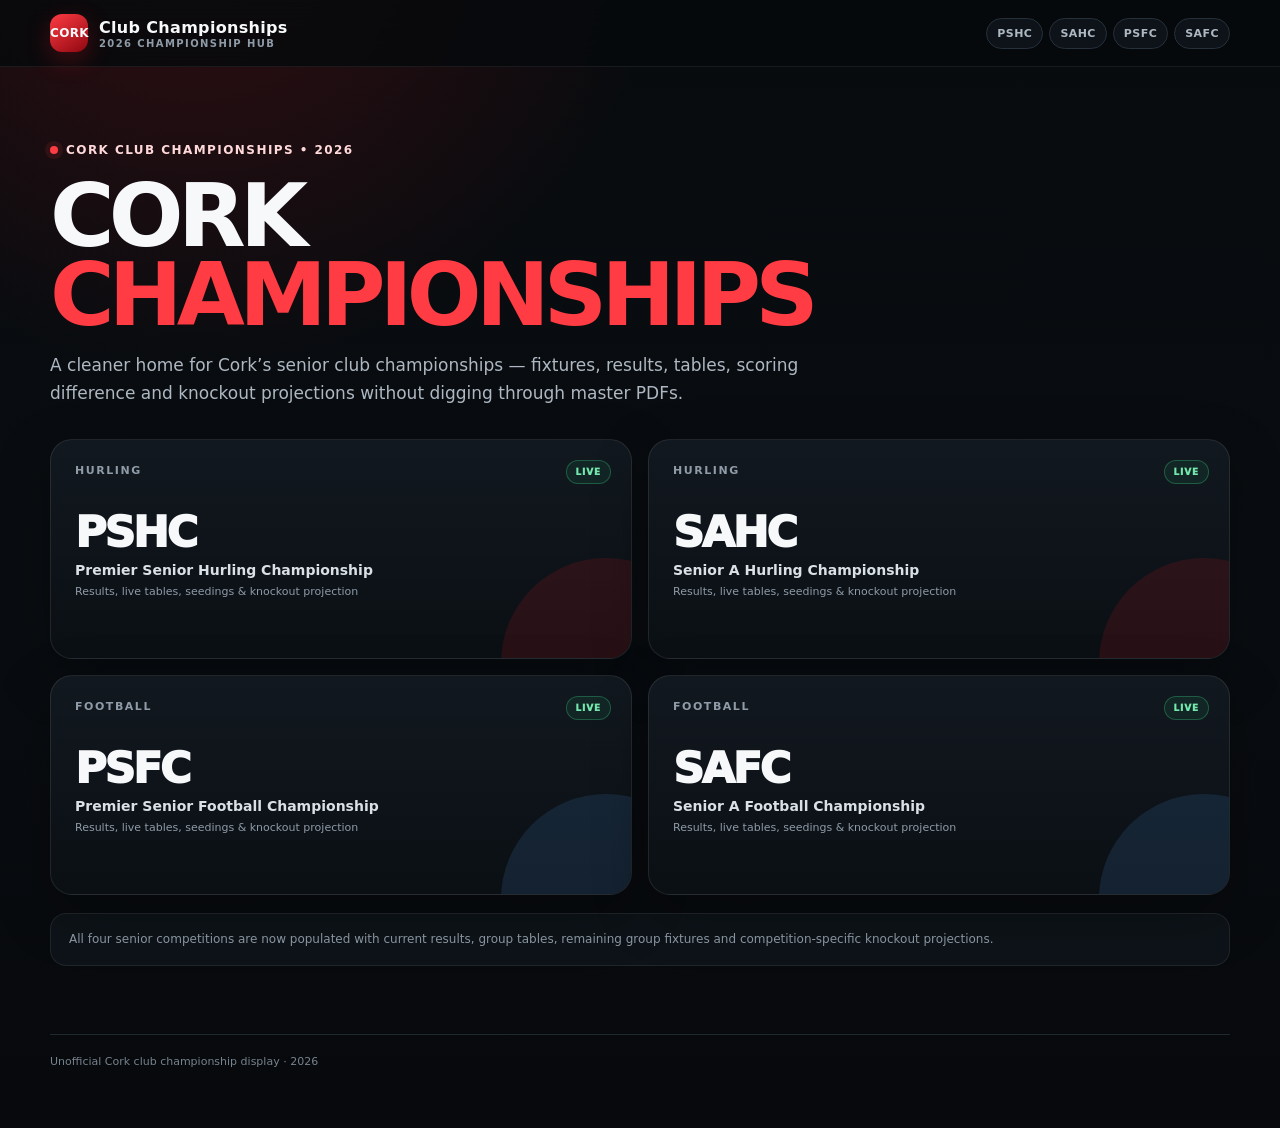
<file: index.html>
<!doctype html>
<html lang="en"><head><meta charset="utf-8"><meta name="viewport" content="width=device-width,initial-scale=1"><title>Cork Club Championships 2026</title><meta name="description" content="Unofficial clean fixture, result and standings hub for Cork club championships in 2026."><link rel="stylesheet" href="assets/css/site.css"></head>
<body><header class="topbar"><div class="wrap topbar-inner">
      <a href="index.html" class="brand" style="text-decoration:none"><div class="mark">CORK</div><div>Club Championships<small>2026 Championship Hub</small></div></a>
      <div class="topbar-actions"><div class="comp-switch"><a href="pshc.html" class="">PSHC</a><a href="sahc.html" class="">SAHC</a><a href="psfc.html" class="">PSFC</a><a href="safc.html" class="">SAFC</a></div></div>
    </div></header>
<main><div class="wrap portal-hero">
  <div class="eyebrow"><span class="dot"></span>Cork club championships • 2026</div>
  <h1>CORK<br><span style="color:var(--red2)">CHAMPIONSHIPS</span></h1>
  <p class="portal-intro">A cleaner home for Cork’s senior club championships — fixtures, results, tables, scoring difference and knockout projections without digging through master PDFs.</p>
  <div class="competition-grid">
    <a class="competition-card" href="pshc.html"><span class="status-badge live">Live</span><div class="kicker">Hurling</div><div class="competition-abbr">PSHC</div><div class="competition-name">Premier Senior Hurling Championship</div><div class="competition-meta">Results, live tables, seedings & knockout projection</div></a>
    <a class="competition-card" href="sahc.html"><span class="status-badge live">Live</span><div class="kicker">Hurling</div><div class="competition-abbr">SAHC</div><div class="competition-name">Senior A Hurling Championship</div><div class="competition-meta">Results, live tables, seedings & knockout projection</div></a>
    <a class="competition-card football" href="psfc.html"><span class="status-badge live">Live</span><div class="kicker">Football</div><div class="competition-abbr">PSFC</div><div class="competition-name">Premier Senior Football Championship</div><div class="competition-meta">Results, live tables, seedings & knockout projection</div></a>
    <a class="competition-card football" href="safc.html"><span class="status-badge live">Live</span><div class="kicker">Football</div><div class="competition-abbr">SAFC</div><div class="competition-name">Senior A Football Championship</div><div class="competition-meta">Results, live tables, seedings & knockout projection</div></a>
  </div>
  <div class="portal-note">All four senior competitions are now populated with current results, group tables, remaining group fixtures and competition-specific knockout projections.</div>
</div></main>
<footer class="site-footer"><div class="wrap footer-inner">Unofficial Cork club championship display · 2026</div></footer>
</body></html>
</file>
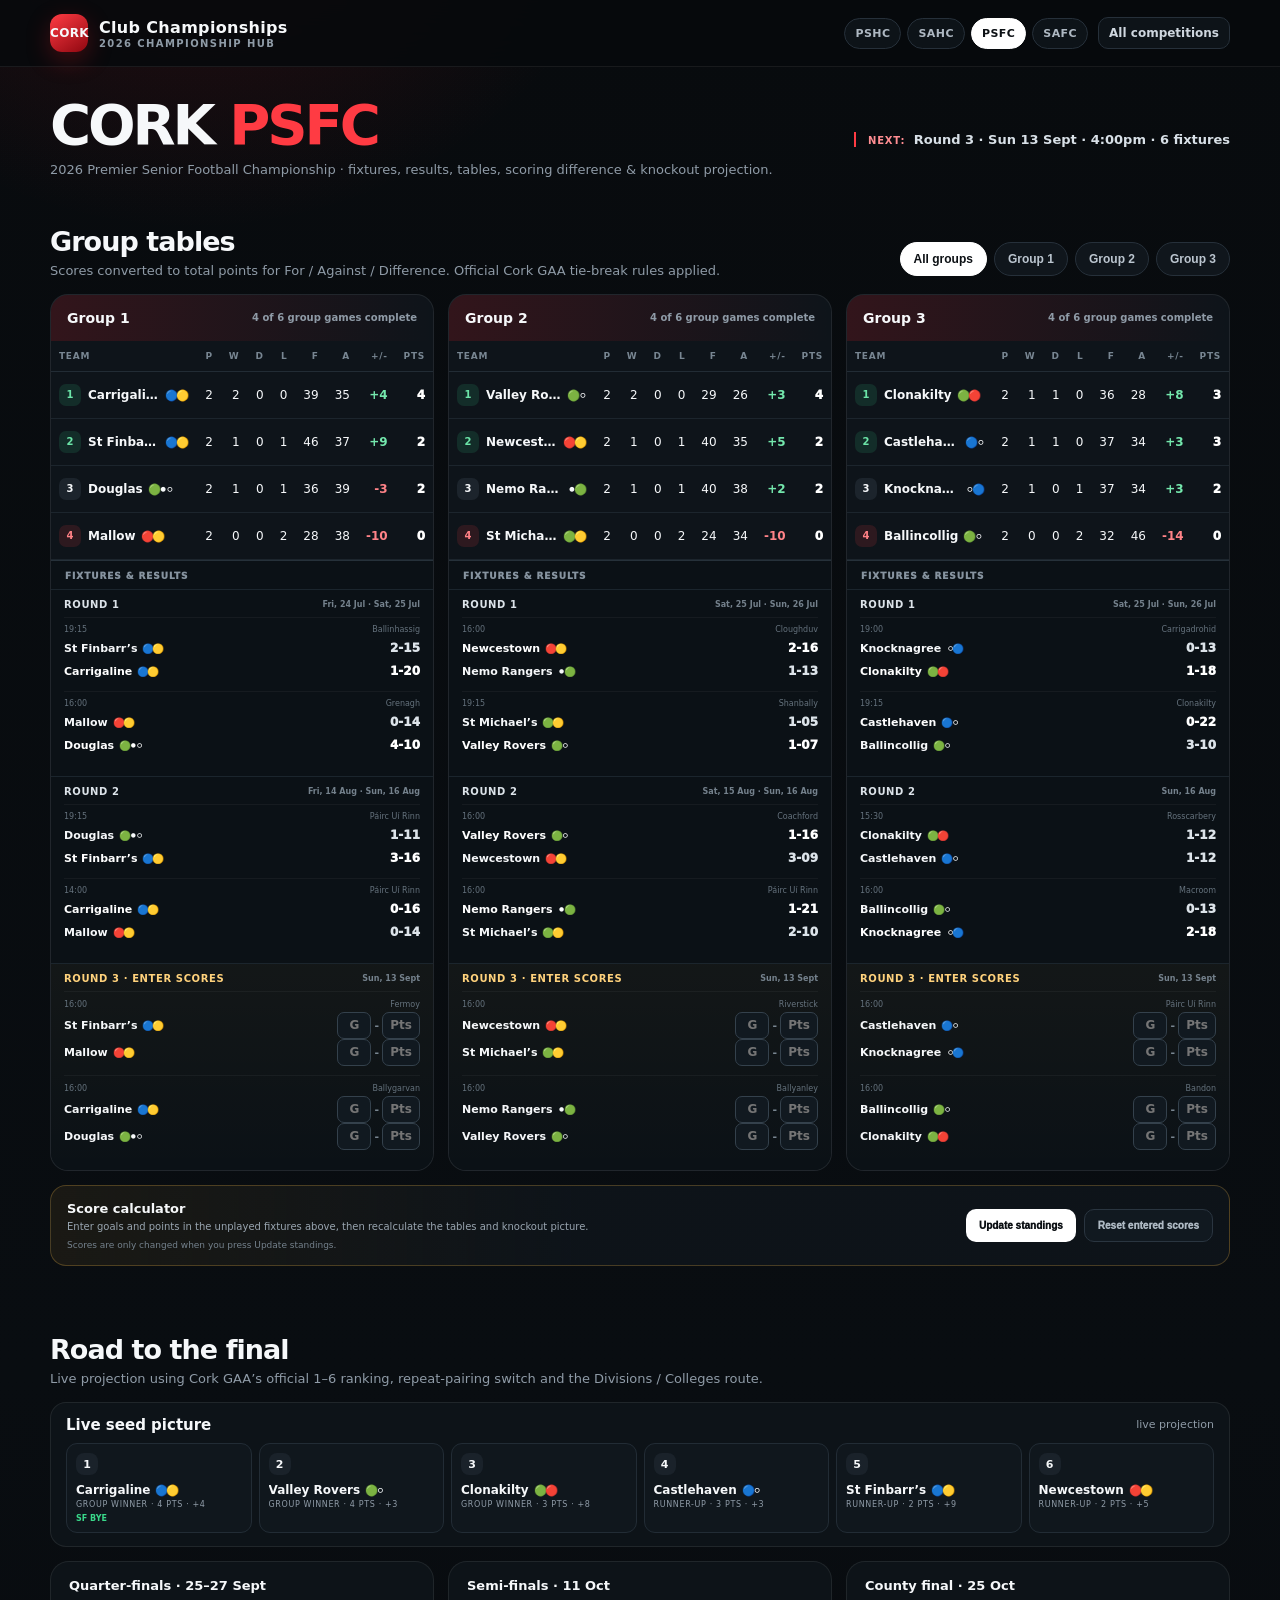
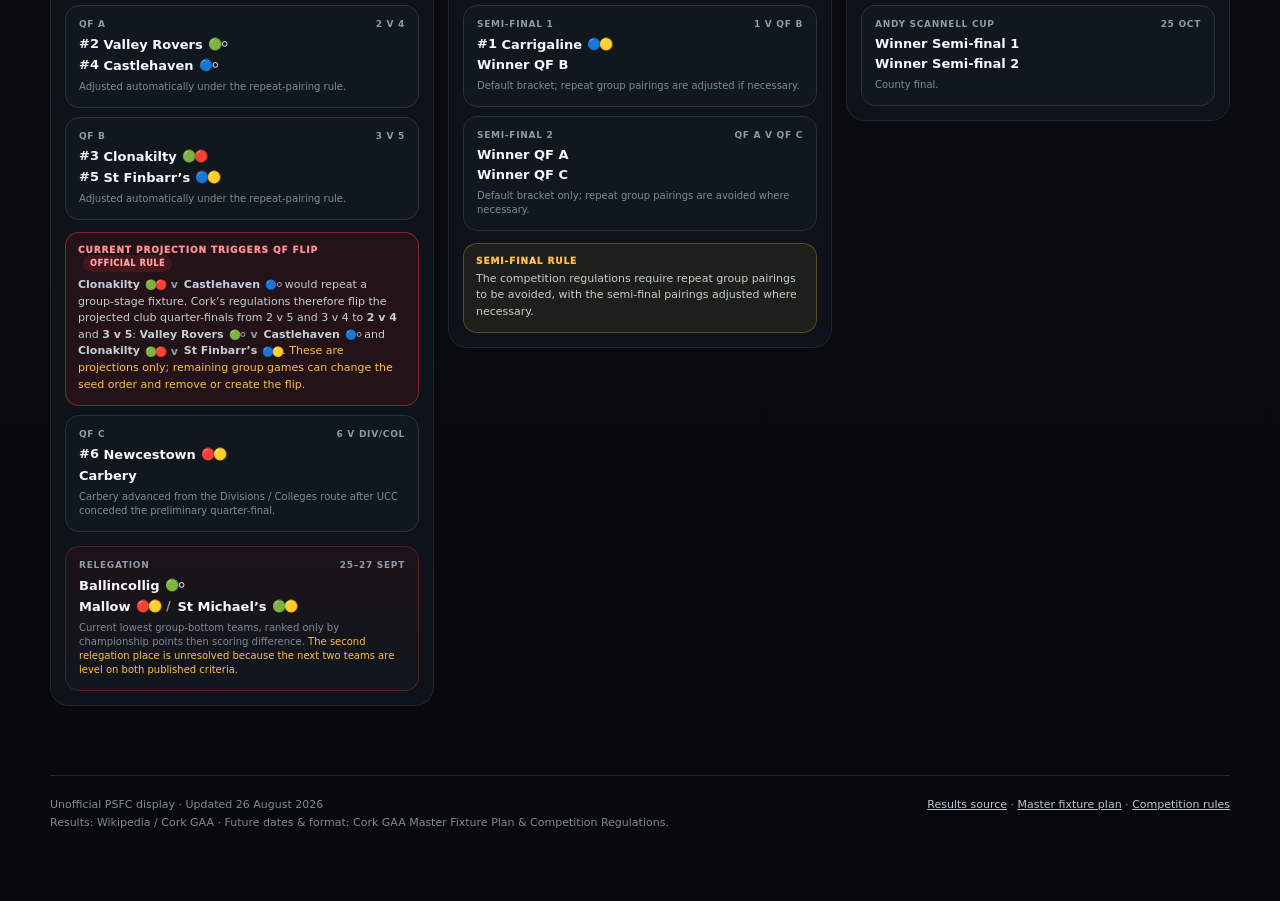
<file: psfc.html>
<!doctype html>
<html lang="en"><head><meta charset="utf-8"><meta name="viewport" content="width=device-width,initial-scale=1"><title>Cork PSFC 2026</title><meta name="description" content="Cork Premier Senior Football Championship 2026 fixtures, results, standings and knockout projections."><link rel="stylesheet" href="assets/css/site.css"><script defer src="data/psfc-2026.js"></script><script defer src="assets/js/team-colours.js"></script><script defer src="assets/js/championship.js"></script></head>
<body><header class="topbar"><div class="wrap topbar-inner">
<a href="index.html" class="brand" style="text-decoration:none"><div class="mark">CORK</div><div>Club Championships<small>2026 Championship Hub</small></div></a>
<div class="topbar-actions"><div class="comp-switch"><a href="pshc.html" class="">PSHC</a><a href="sahc.html" class="">SAHC</a><a href="psfc.html" class="active">PSFC</a><a href="safc.html" class="">SAFC</a></div><a class="home-link" href="index.html">All competitions</a></div>
</div></header>
<main>
<div class="wrap hero pshc-hero-compact">
<div class="pshc-title-line"><h1>CORK <span>PSFC</span></h1><div class="next-round-inline"><strong>Next:</strong> Round 3 · Sun 13 Sept · 4:00pm · 6 fixtures</div></div>
<p>2026 Premier Senior Football Championship · fixtures, results, tables, scoring difference & knockout projection.</p>
</div>
<section id="tables"><div class="wrap"><div class="section-head"><div><h2>Group tables</h2><p>Scores converted to total points for For / Against / Difference. Official Cork GAA tie-break rules applied.</p></div><div class="tabs" id="groupTabs"><button class="tab active" data-g="all">All groups</button><button class="tab" data-g="1">Group 1</button><button class="tab" data-g="2">Group 2</button><button class="tab" data-g="3">Group 3</button></div></div><div class="groups" id="groups"></div></div></section>
<section id="knockout"><div class="wrap"><div class="section-head"><div><h2>Road to the final</h2><p>Live projection using Cork GAA’s official 1–6 ranking, repeat-pairing switch and the Divisions / Colleges route.</p></div></div><div class="seed-strip-wrap"><div class="mini-title"><strong>Live seed picture</strong><span id="seedMeta">live projection</span></div><div class="seed-strip" id="seedList"></div></div><div class="knockout" id="knockoutGrid"></div></div></section>
</main>
<footer class="footer"><div class="wrap footer-inner"><div>Unofficial PSFC display · Updated 26 August 2026<br>Results: Wikipedia / Cork GAA · Future dates & format: Cork GAA Master Fixture Plan & Competition Regulations.</div><div><a href="https://en.wikipedia.org/wiki/2026_Cork_Premier_Senior_Football_Championship" target="_blank" rel="noreferrer">Results source</a> · <a href="https://gaacork.ie/masterfixtureplan/" target="_blank" rel="noreferrer">Master fixture plan</a> · <a href="https://gaacork.ie/competitions-document-2026/" target="_blank" rel="noreferrer">Competition rules</a></div></div></footer>
</body></html>
</file>
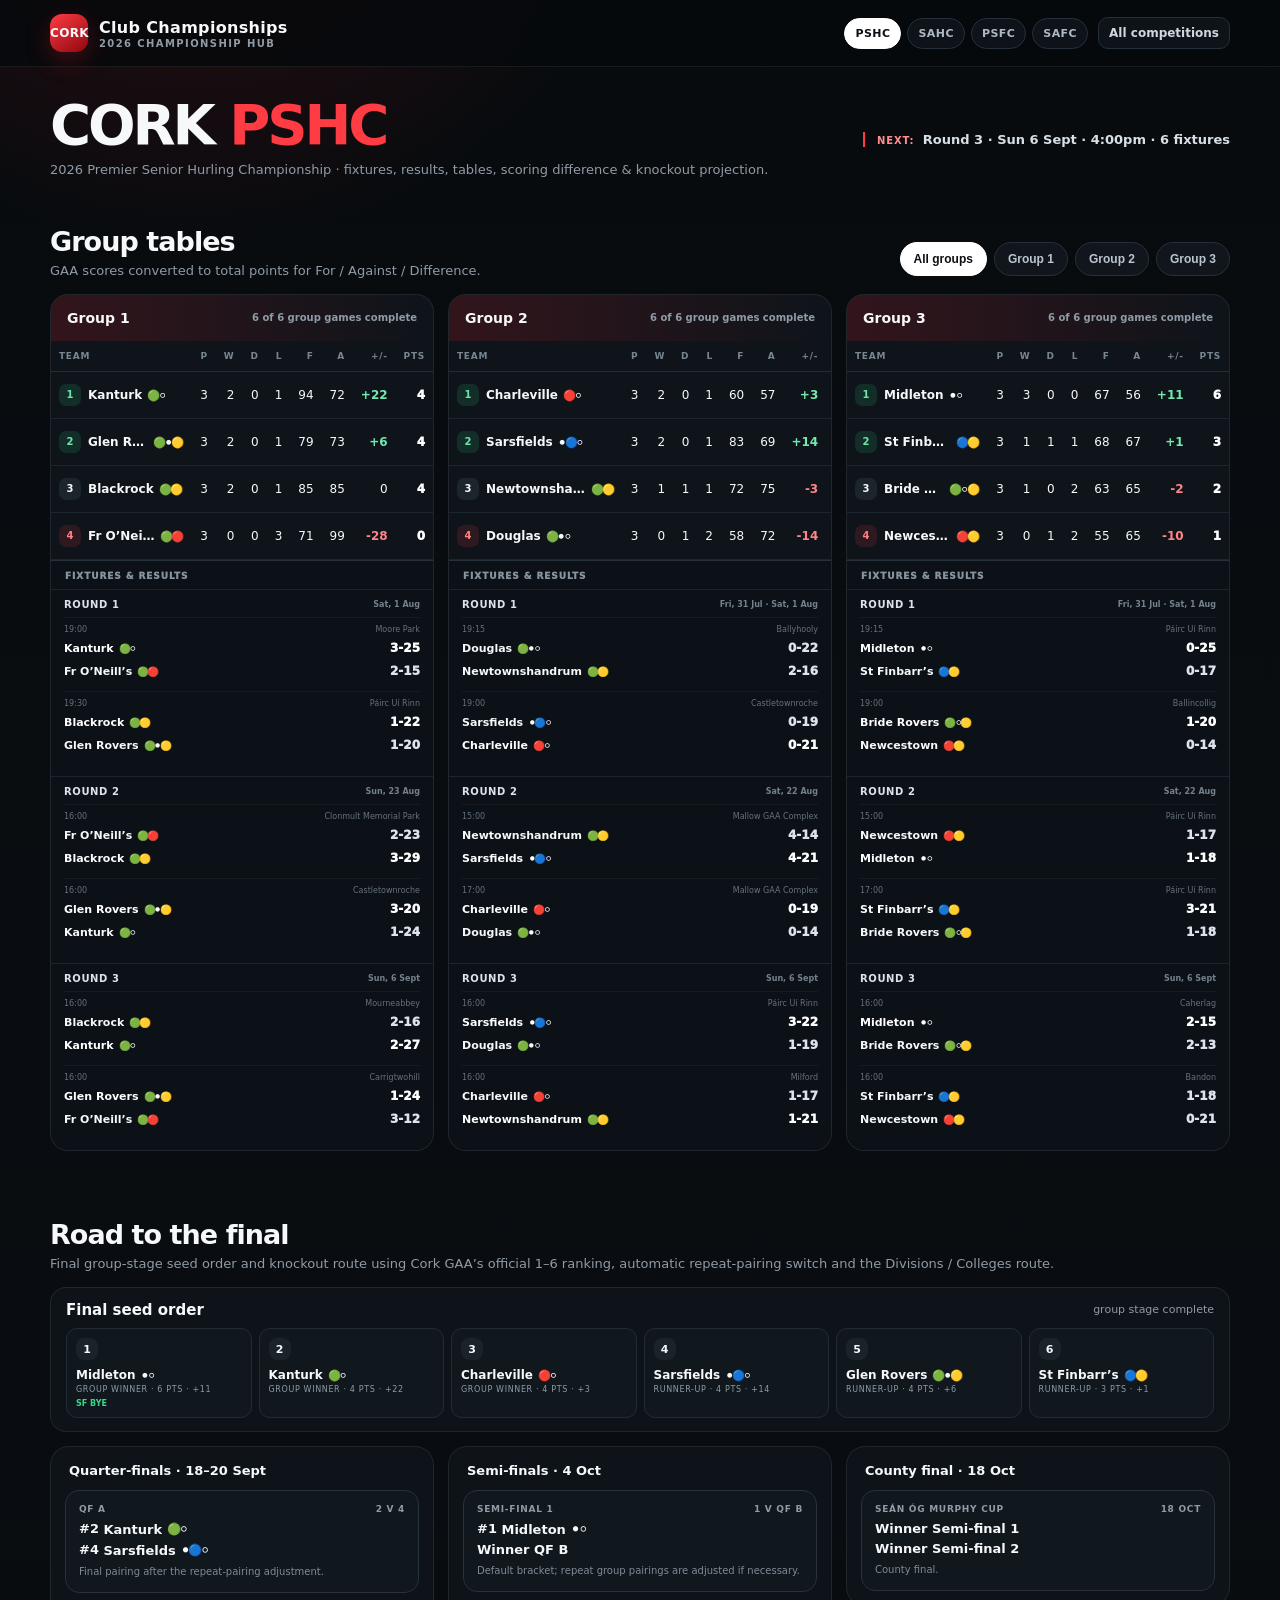
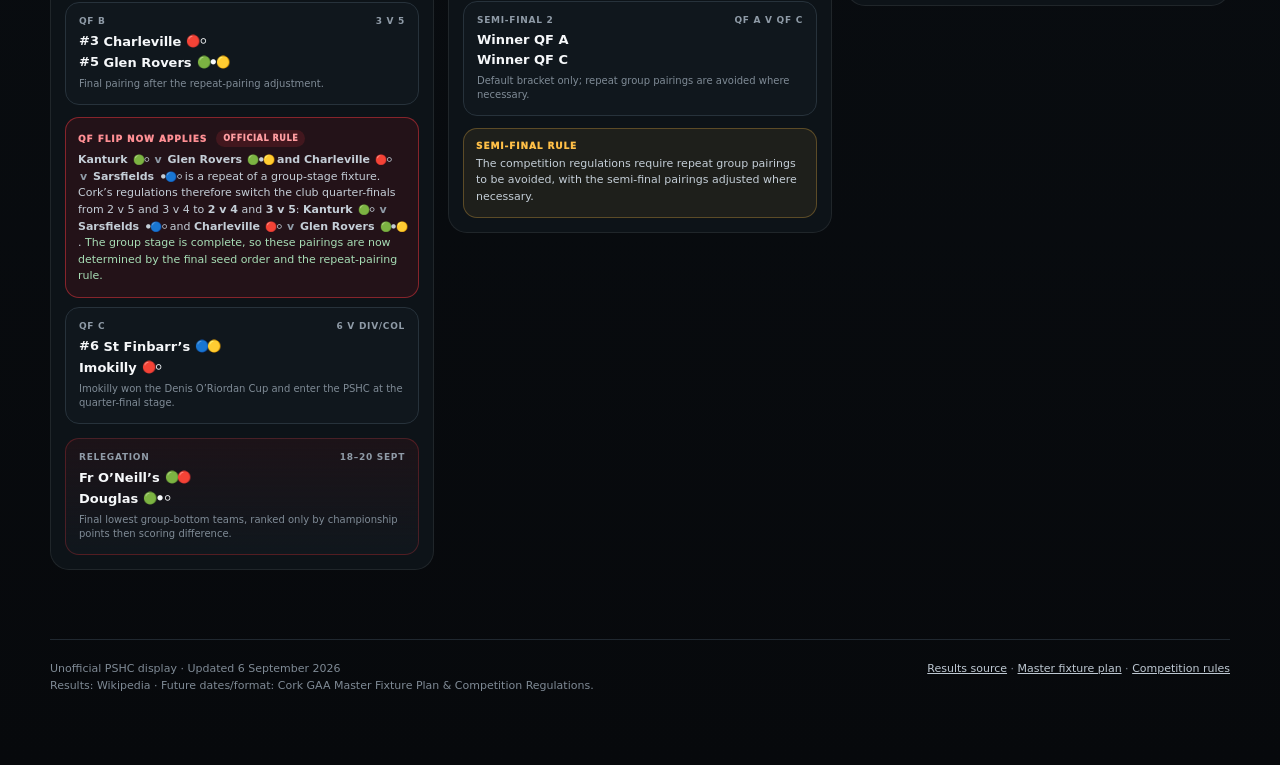
<file: pshc.html>
<!doctype html>
<html lang="en"><head><meta charset="utf-8"><meta name="viewport" content="width=device-width,initial-scale=1"><title>Cork PSHC 2026</title><meta name="description" content="Cork Premier Senior Hurling Championship 2026 fixtures, results, standings and knockout projections."><link rel="stylesheet" href="assets/css/site.css"><script defer src="data/pshc-2026.js"></script><script defer src="assets/js/team-colours.js"></script><script defer src="assets/js/championship.js"></script></head>
<body><header class="topbar"><div class="wrap topbar-inner">
      <a href="index.html" class="brand" style="text-decoration:none"><div class="mark">CORK</div><div>Club Championships<small>2026 Championship Hub</small></div></a>
      <div class="topbar-actions"><div class="comp-switch"><a href="pshc.html" class="active">PSHC</a><a href="sahc.html" class="">SAHC</a><a href="psfc.html" class="">PSFC</a><a href="safc.html" class="">SAFC</a></div><a class="home-link" href="index.html">All competitions</a></div>
    </div></header>
<main>
<div class="wrap hero pshc-hero-compact">
  <div class="pshc-title-line">
    <h1>CORK <span>PSHC</span></h1>
    <div class="next-round-inline"><strong>Next:</strong> Round 3 · Sun 6 Sept · 4:00pm · 6 fixtures</div>
  </div>
  <p>2026 Premier Senior Hurling Championship · fixtures, results, tables, scoring difference & knockout projection.</p>
</div>
<section id="tables"><div class="wrap"><div class="section-head"><div><h2>Group tables</h2><p>GAA scores converted to total points for For / Against / Difference.</p></div><div class="tabs" id="groupTabs"><button class="tab active" data-g="all">All groups</button><button class="tab" data-g="1">Group 1</button><button class="tab" data-g="2">Group 2</button><button class="tab" data-g="3">Group 3</button></div></div><div class="groups" id="groups"></div></div></section>
<section id="knockout"><div class="wrap"><div class="section-head"><div><h2>Road to the final</h2><p>Live projection using Cork GAA’s official 1–6 ranking, automatic repeat-pairing switch and Divisions / Colleges route.</p></div></div><div class="seed-strip-wrap"><div class="mini-title"><strong>Live seed picture</strong><span id="seedMeta">live projection</span></div><div class="seed-strip" id="seedList"></div></div><div class="knockout" id="knockoutGrid"></div></div></section>
</main>
<footer class="footer"><div class="wrap footer-inner"><div>Unofficial PSHC display · Updated 6 September 2026<br>Results: Wikipedia · Future dates/format: Cork GAA Master Fixture Plan & Competition Regulations.</div><div><a href="https://en.wikipedia.org/wiki/2026_Cork_Premier_Senior_Hurling_Championship" target="_blank" rel="noreferrer">Results source</a> · <a href="https://gaacork.ie/masterfixtureplan/" target="_blank" rel="noreferrer">Master fixture plan</a> · <a href="https://gaacork.ie/competitions-document-2026/" target="_blank" rel="noreferrer">Competition rules</a></div></div></footer>
</body></html>
</file>
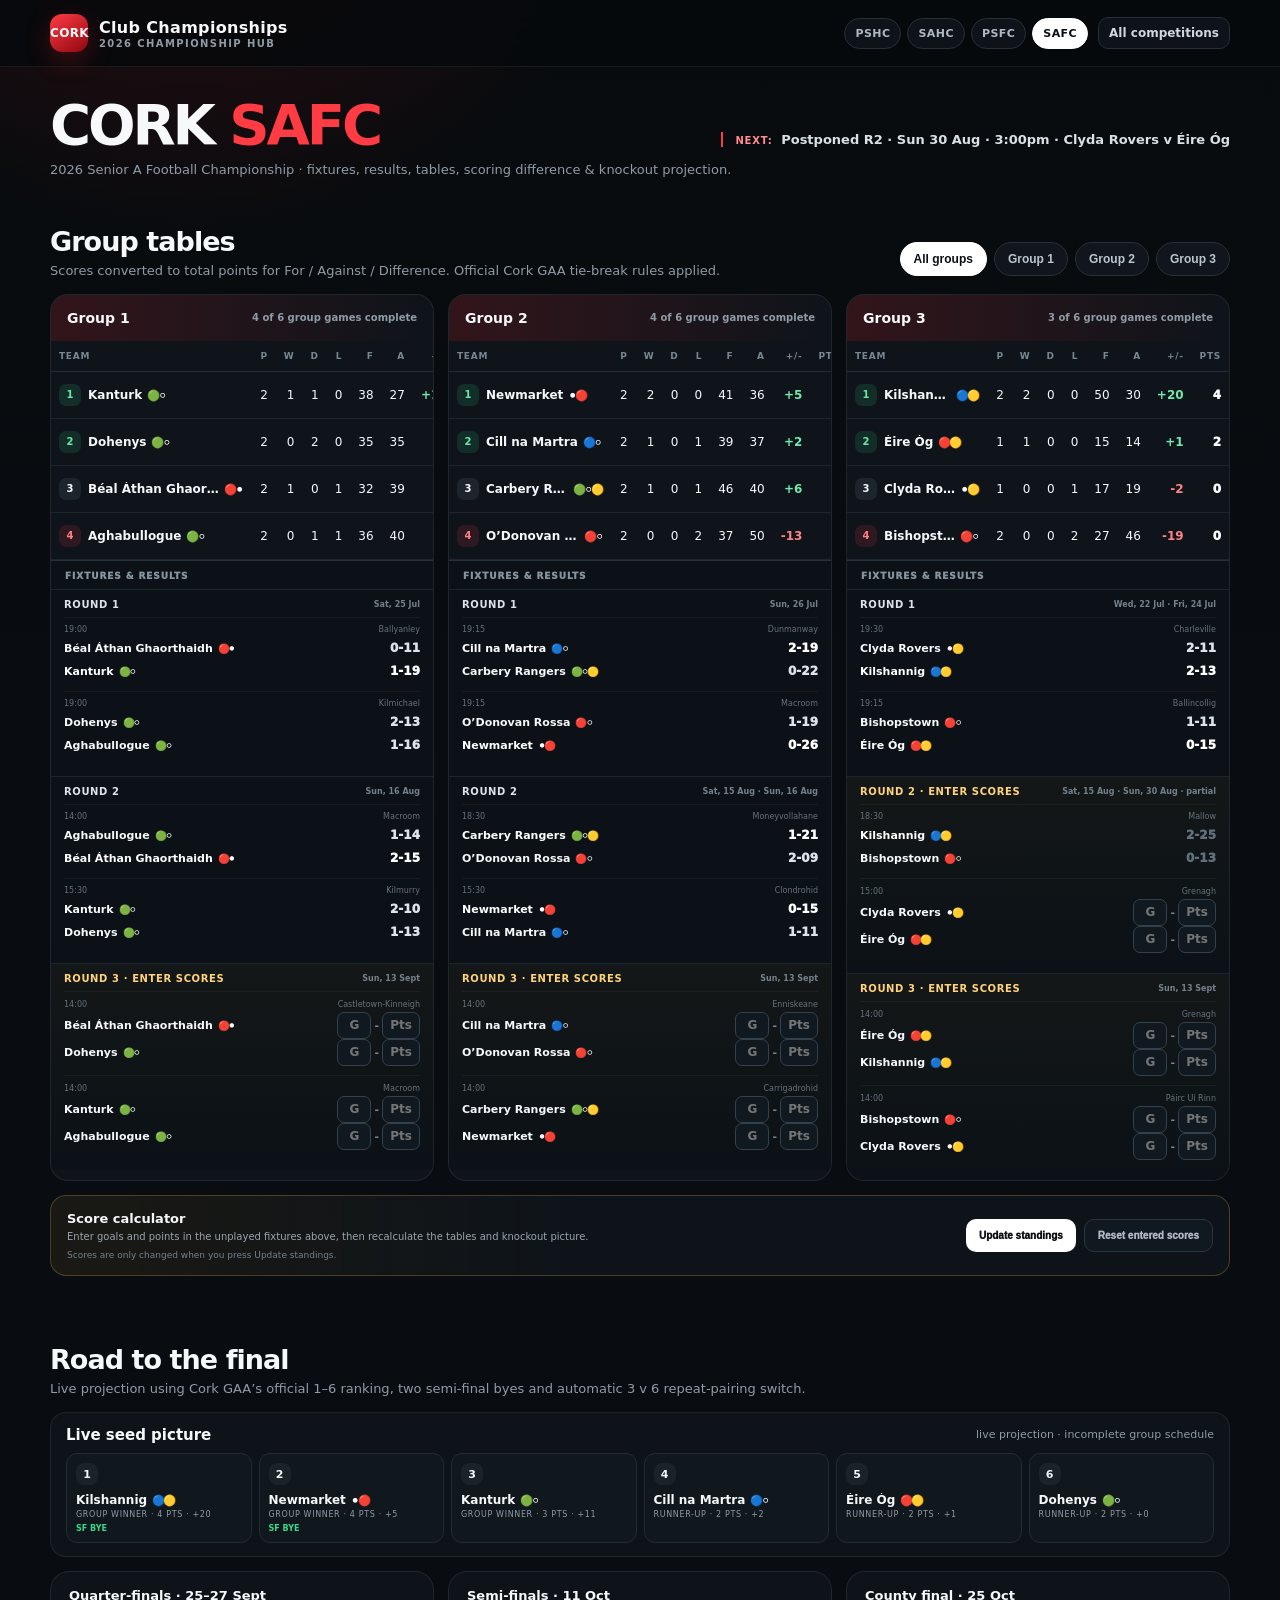
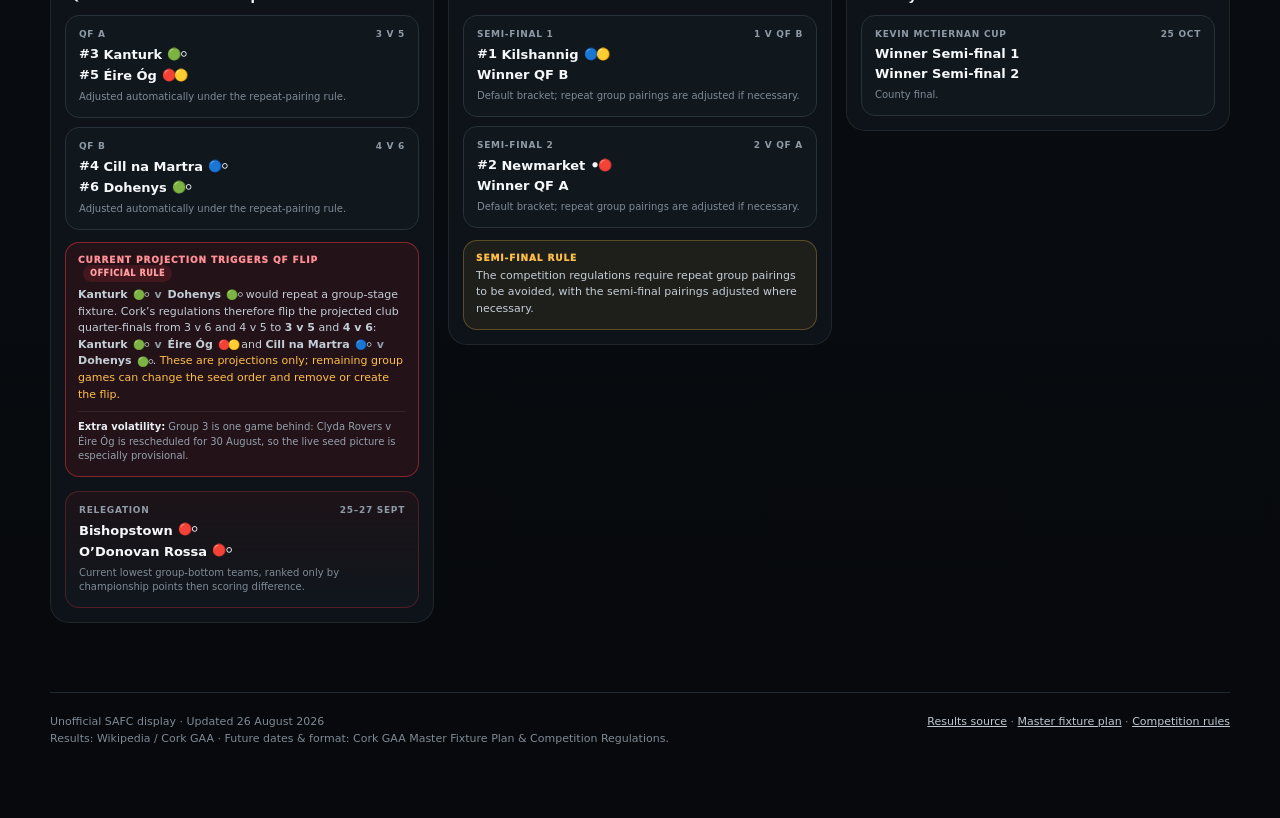
<file: safc.html>
<!doctype html>
<html lang="en"><head><meta charset="utf-8"><meta name="viewport" content="width=device-width,initial-scale=1"><title>Cork SAFC 2026</title><meta name="description" content="Cork Senior A Football Championship 2026 fixtures, results, standings and knockout projections."><link rel="stylesheet" href="assets/css/site.css"><script defer src="data/safc-2026.js"></script><script defer src="assets/js/team-colours.js"></script><script defer src="assets/js/championship.js"></script></head>
<body><header class="topbar"><div class="wrap topbar-inner">
<a href="index.html" class="brand" style="text-decoration:none"><div class="mark">CORK</div><div>Club Championships<small>2026 Championship Hub</small></div></a>
<div class="topbar-actions"><div class="comp-switch"><a href="pshc.html" class="">PSHC</a><a href="sahc.html" class="">SAHC</a><a href="psfc.html" class="">PSFC</a><a href="safc.html" class="active">SAFC</a></div><a class="home-link" href="index.html">All competitions</a></div>
</div></header>
<main>
<div class="wrap hero pshc-hero-compact">
<div class="pshc-title-line"><h1>CORK <span>SAFC</span></h1><div class="next-round-inline"><strong>Next:</strong> Postponed R2 · Sun 30 Aug · 3:00pm · Clyda Rovers v Éire Óg</div></div>
<p>2026 Senior A Football Championship · fixtures, results, tables, scoring difference & knockout projection.</p>
</div>
<section id="tables"><div class="wrap"><div class="section-head"><div><h2>Group tables</h2><p>Scores converted to total points for For / Against / Difference. Official Cork GAA tie-break rules applied.</p></div><div class="tabs" id="groupTabs"><button class="tab active" data-g="all">All groups</button><button class="tab" data-g="1">Group 1</button><button class="tab" data-g="2">Group 2</button><button class="tab" data-g="3">Group 3</button></div></div><div class="groups" id="groups"></div></div></section>
<section id="knockout"><div class="wrap"><div class="section-head"><div><h2>Road to the final</h2><p>Live projection using Cork GAA’s official 1–6 ranking, two semi-final byes and automatic 3 v 6 repeat-pairing switch.</p></div></div><div class="seed-strip-wrap"><div class="mini-title"><strong>Live seed picture</strong><span id="seedMeta">live projection</span></div><div class="seed-strip" id="seedList"></div></div><div class="knockout" id="knockoutGrid"></div></div></section>
</main>
<footer class="footer"><div class="wrap footer-inner"><div>Unofficial SAFC display · Updated 26 August 2026<br>Results: Wikipedia / Cork GAA · Future dates & format: Cork GAA Master Fixture Plan & Competition Regulations.</div><div><a href="https://en.wikipedia.org/wiki/2026_Cork_Senior_A_Football_Championship" target="_blank" rel="noreferrer">Results source</a> · <a href="https://gaacork.ie/masterfixtureplan/" target="_blank" rel="noreferrer">Master fixture plan</a> · <a href="https://gaacork.ie/competitions-document-2026/" target="_blank" rel="noreferrer">Competition rules</a></div></div></footer>
</body></html>
</file>
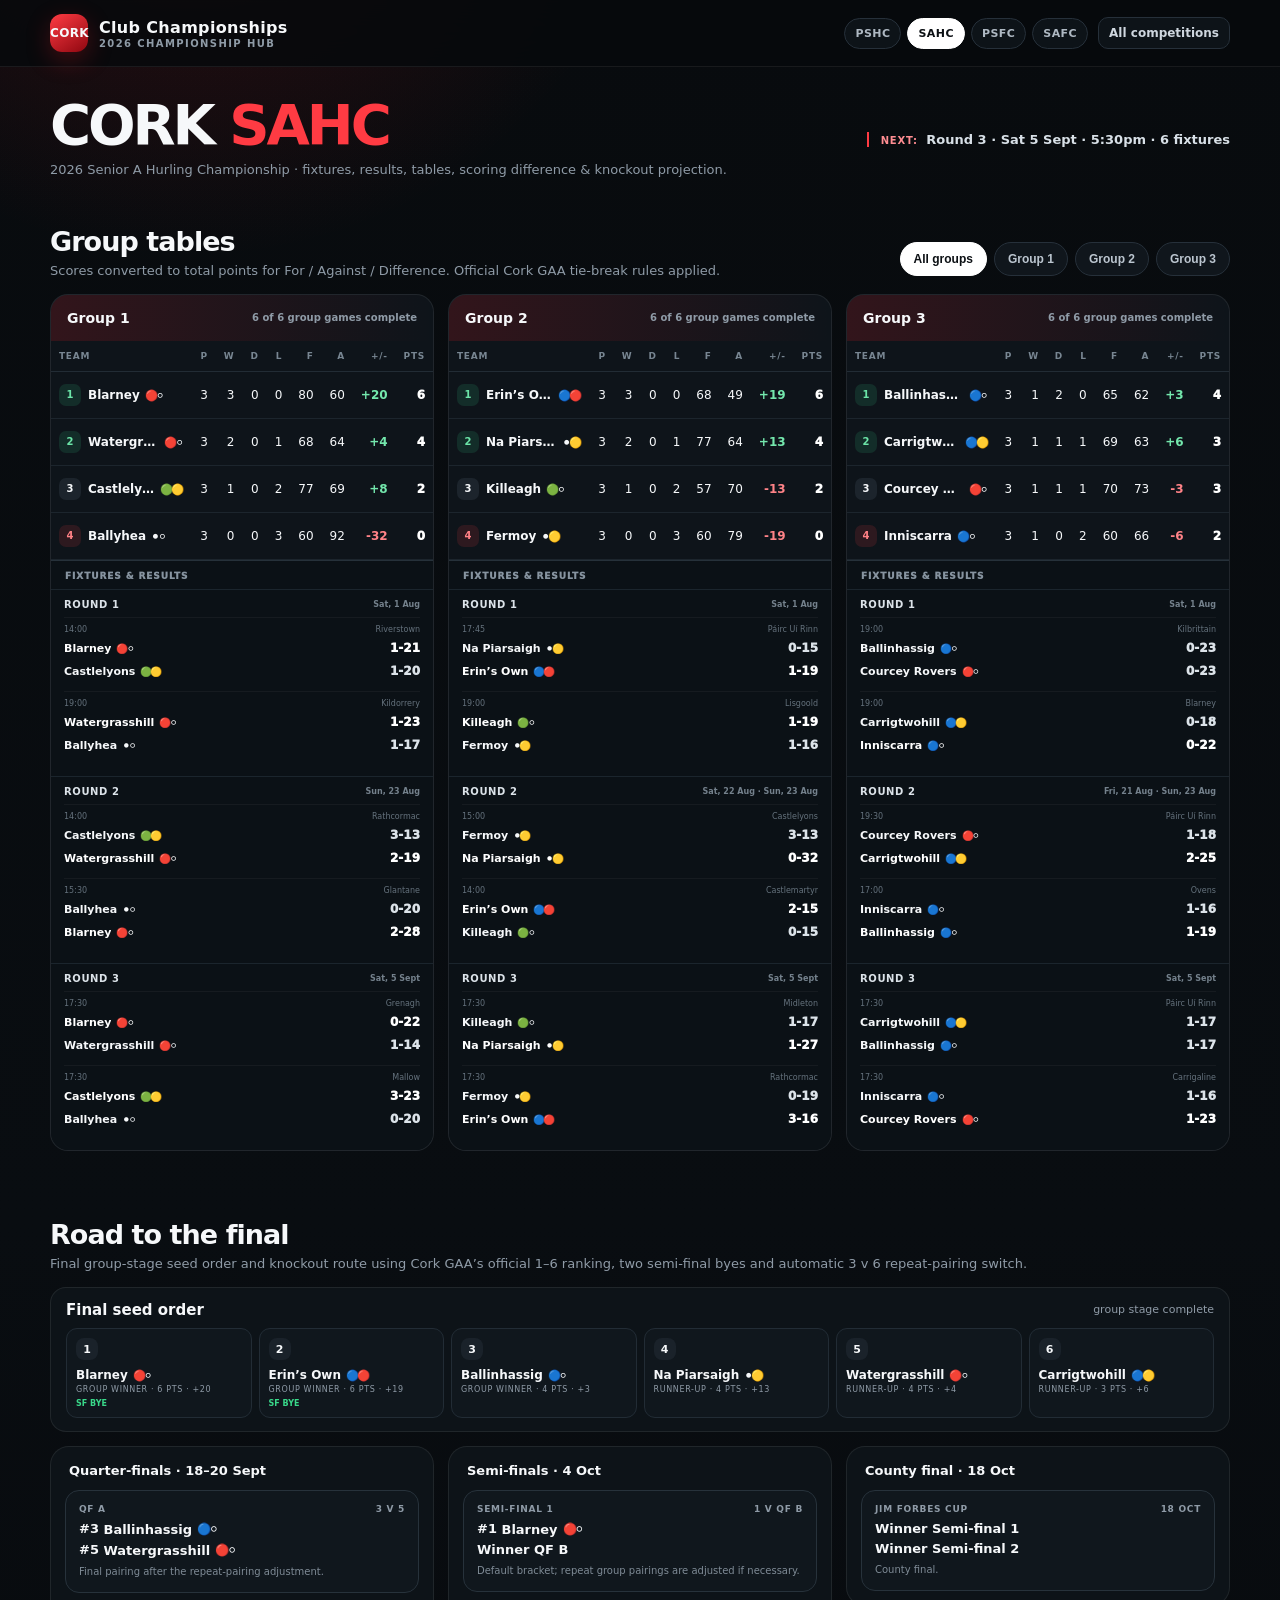
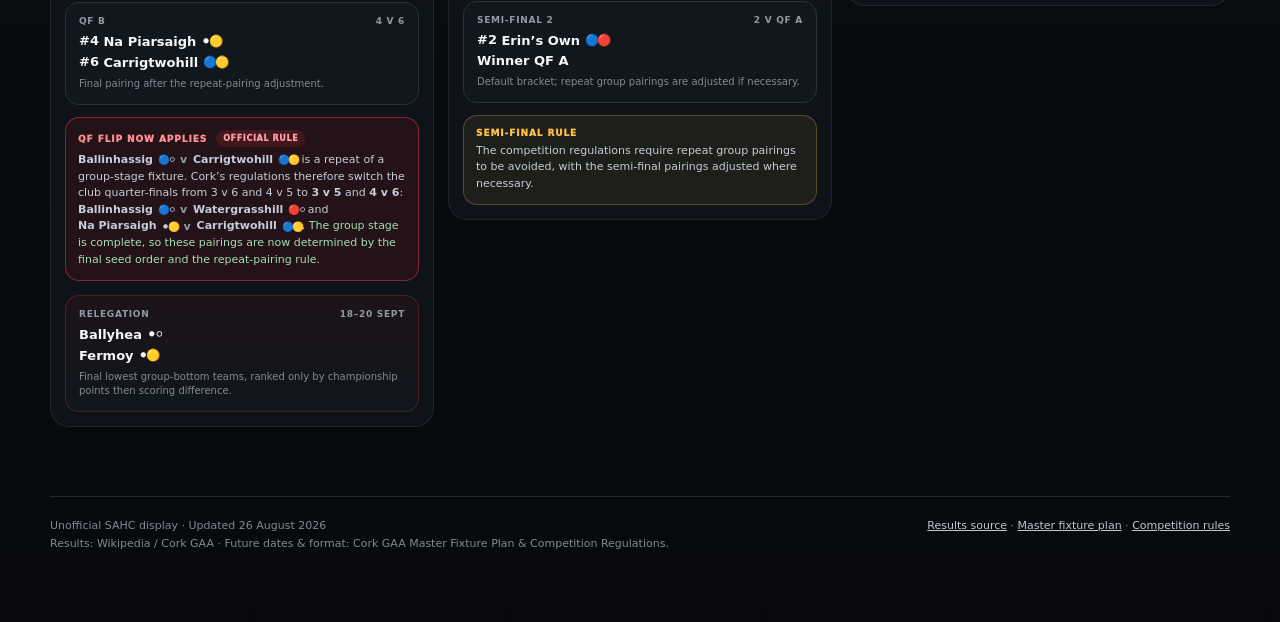
<file: sahc.html>
<!doctype html>
<html lang="en"><head><meta charset="utf-8"><meta name="viewport" content="width=device-width,initial-scale=1"><title>Cork SAHC 2026</title><meta name="description" content="Cork Senior A Hurling Championship 2026 fixtures, results, standings and knockout projections."><link rel="stylesheet" href="assets/css/site.css"><script defer src="data/sahc-2026.js"></script><script defer src="assets/js/team-colours.js"></script><script defer src="assets/js/championship.js"></script></head>
<body><header class="topbar"><div class="wrap topbar-inner">
<a href="index.html" class="brand" style="text-decoration:none"><div class="mark">CORK</div><div>Club Championships<small>2026 Championship Hub</small></div></a>
<div class="topbar-actions"><div class="comp-switch"><a href="pshc.html" class="">PSHC</a><a href="sahc.html" class="active">SAHC</a><a href="psfc.html" class="">PSFC</a><a href="safc.html" class="">SAFC</a></div><a class="home-link" href="index.html">All competitions</a></div>
</div></header>
<main>
<div class="wrap hero pshc-hero-compact">
<div class="pshc-title-line"><h1>CORK <span>SAHC</span></h1><div class="next-round-inline"><strong>Next:</strong> Round 3 · Sat 5 Sept · 5:30pm · 6 fixtures</div></div>
<p>2026 Senior A Hurling Championship · fixtures, results, tables, scoring difference & knockout projection.</p>
</div>
<section id="tables"><div class="wrap"><div class="section-head"><div><h2>Group tables</h2><p>Scores converted to total points for For / Against / Difference. Official Cork GAA tie-break rules applied.</p></div><div class="tabs" id="groupTabs"><button class="tab active" data-g="all">All groups</button><button class="tab" data-g="1">Group 1</button><button class="tab" data-g="2">Group 2</button><button class="tab" data-g="3">Group 3</button></div></div><div class="groups" id="groups"></div></div></section>
<section id="knockout"><div class="wrap"><div class="section-head"><div><h2>Road to the final</h2><p>Live projection using Cork GAA’s official 1–6 ranking, two semi-final byes and automatic 3 v 6 repeat-pairing switch.</p></div></div><div class="seed-strip-wrap"><div class="mini-title"><strong>Live seed picture</strong><span id="seedMeta">live projection</span></div><div class="seed-strip" id="seedList"></div></div><div class="knockout" id="knockoutGrid"></div></div></section>
</main>
<footer class="footer"><div class="wrap footer-inner"><div>Unofficial SAHC display · Updated 26 August 2026<br>Results: Wikipedia / Cork GAA · Future dates & format: Cork GAA Master Fixture Plan & Competition Regulations.</div><div><a href="https://en.wikipedia.org/wiki/2026_Cork_Senior_A_Hurling_Championship" target="_blank" rel="noreferrer">Results source</a> · <a href="https://gaacork.ie/masterfixtureplan/" target="_blank" rel="noreferrer">Master fixture plan</a> · <a href="https://gaacork.ie/competitions-document-2026/" target="_blank" rel="noreferrer">Competition rules</a></div></div></footer>
</body></html>
</file>
<file: assets/css/site.css>
:root{
  --bg:#070a0d;--panel:#0e1318;--panel2:#121920;--line:#26303a;--muted:#8f9ba7;
  --text:#f6f8fa;--red:#d71920;--red2:#ff3b43;--white:#fff;--green:#39d98a;
  --amber:#ffbf47;--blue:#56a7ff;--shadow:0 18px 55px rgba(0,0,0,.28);
}
*{box-sizing:border-box}html{scroll-behavior:smooth}body{margin:0;background:
radial-gradient(circle at 15% -10%,rgba(215,25,32,.22),transparent 30rem),
linear-gradient(180deg,#080b0e 0%,#090d11 55%,#07090c 100%);color:var(--text);
font-family:Inter,ui-sans-serif,system-ui,-apple-system,BlinkMacSystemFont,"Segoe UI",sans-serif}
a{color:inherit}
.wrap{width:min(1180px,calc(100% - 28px));margin:auto}.topbar{position:sticky;top:0;z-index:30;background:rgba(7,10,13,.84);backdrop-filter:blur(18px);border-bottom:1px solid rgba(255,255,255,.07)}
.topbar-inner{height:66px;display:flex;align-items:center;justify-content:space-between;gap:20px}.brand{display:flex;align-items:center;gap:11px;font-weight:900;letter-spacing:.02em}.mark{width:38px;height:38px;border-radius:12px;background:linear-gradient(145deg,var(--red2),#8f0710);display:grid;place-items:center;font-size:12px;box-shadow:0 8px 24px rgba(215,25,32,.28)}
.brand small{display:block;color:var(--muted);font-weight:700;font-size:10px;letter-spacing:.14em;text-transform:uppercase;margin-top:1px}.nav{display:flex;gap:7px}.nav a{text-decoration:none;color:#cfd7df;font-size:13px;font-weight:750;padding:9px 12px;border-radius:10px}.nav a:hover{background:#151b21;color:white}
.hero{padding:64px 0 30px}.eyebrow{display:inline-flex;align-items:center;gap:8px;color:#ffd9da;font-size:12px;font-weight:850;letter-spacing:.12em;text-transform:uppercase}.dot{width:8px;height:8px;border-radius:50%;background:var(--red2);box-shadow:0 0 0 5px rgba(255,59,67,.1)}
h1{font-size:clamp(44px,8vw,88px);line-height:.9;margin:18px 0 14px;letter-spacing:-.065em}.hero p{max-width:760px;color:#aeb8c2;font-size:17px;line-height:1.6;margin:0}.hero-grid{display:grid;grid-template-columns:1.45fr .85fr;gap:18px;margin-top:34px}.feature,.mini-panel,.section-card{background:linear-gradient(180deg,rgba(18,25,32,.94),rgba(13,18,23,.94));border:1px solid rgba(255,255,255,.08);border-radius:22px;box-shadow:var(--shadow)}
.feature{padding:26px;position:relative;overflow:hidden}.feature:after{content:"";position:absolute;width:260px;height:260px;border-radius:50%;right:-90px;top:-120px;background:rgba(215,25,32,.17);filter:blur(2px)}.kicker{font-size:11px;font-weight:900;letter-spacing:.14em;color:var(--muted);text-transform:uppercase}.feature h2{font-size:30px;margin:8px 0 8px;letter-spacing:-.035em}.feature .date{font-weight:850;color:white}.chips{display:flex;flex-wrap:wrap;gap:8px;margin-top:18px}.chip{font-size:12px;font-weight:800;color:#d7dfe7;border:1px solid var(--line);background:#0a0f13;padding:8px 10px;border-radius:999px}.chip.red{border-color:rgba(255,59,67,.35);color:#ffc8ca;background:rgba(215,25,32,.09)}
.mini-panel{padding:23px}.mini-title{display:flex;align-items:center;justify-content:space-between;margin-bottom:16px}.mini-title strong{font-size:15px}.mini-title span{font-size:11px;color:var(--muted)}.seed-row{display:grid;grid-template-columns:28px 1fr auto;gap:10px;align-items:center;padding:10px 0;border-bottom:1px solid #202830}.seed-row:last-child{border:0}.rank{height:26px;border-radius:8px;background:#1a222a;display:grid;place-items:center;font-size:11px;font-weight:900}.seed-team{font-size:13px;font-weight:800}.seed-role{font-size:10px;color:var(--muted);text-transform:uppercase;letter-spacing:.08em}.bye{color:var(--green);font-size:11px;font-weight:900}
section{padding:34px 0}.section-head{display:flex;align-items:end;justify-content:space-between;gap:18px;margin-bottom:16px}.section-head h2{margin:0;font-size:27px;letter-spacing:-.035em}.section-head p{margin:6px 0 0;color:var(--muted);font-size:13px}.tabs{display:flex;gap:7px;overflow:auto;padding-bottom:2px}.tab{appearance:none;border:1px solid var(--line);background:#10161c;color:#bbc5cf;border-radius:999px;padding:9px 13px;font-size:12px;font-weight:850;cursor:pointer;white-space:nowrap}.tab.active{background:white;color:#0c1014;border-color:white}
.groups{display:grid;grid-template-columns:repeat(3,1fr);gap:14px}.group-card{overflow:hidden;border-radius:18px;background:#0e141a;border:1px solid rgba(255,255,255,.08)}.group-title{padding:15px 16px;background:linear-gradient(90deg,rgba(215,25,32,.18),transparent);display:flex;justify-content:space-between;align-items:center}.group-title strong{font-size:14px}.group-title span{font-size:10px;color:var(--muted);font-weight:800}.table-wrap{overflow-x:auto}table{width:100%;border-collapse:collapse;font-size:12px}th{color:#788692;font-size:9px;text-transform:uppercase;letter-spacing:.08em;text-align:right;font-weight:900;padding:10px 8px;border-bottom:1px solid #222c35}th:first-child,td:first-child{text-align:left}td{padding:12px 8px;border-bottom:1px solid #1c252d;text-align:right;font-variant-numeric:tabular-nums}.teamcell{font-weight:800;min-width:116px}.pos{display:inline-grid;place-items:center;width:22px;height:22px;border-radius:7px;background:#1c242c;font-size:10px;margin-right:7px}.pos.q{background:rgba(57,217,138,.13);color:#6ce5a8}.pos.r{background:rgba(255,59,67,.13);color:#ff8186}.diff.posv{color:#74e8ad;font-weight:800}.diff.negv{color:#ff8388;font-weight:800}.pts{font-weight:950;color:white}
.fixture-grid{display:grid;grid-template-columns:repeat(2,1fr);gap:12px}.fixture{background:#0e141a;border:1px solid rgba(255,255,255,.08);border-radius:17px;padding:16px;display:grid;grid-template-columns:76px 1fr auto;gap:15px;align-items:center;transition:.18s}.fixture:hover{transform:translateY(-2px);border-color:#394652}.fx-date{font-size:10px;color:var(--muted);font-weight:850;text-transform:uppercase;letter-spacing:.07em}.fx-date b{display:block;color:white;font-size:19px;letter-spacing:-.04em;margin-top:3px}.teams{min-width:0}.round{font-size:9px;color:var(--red2);font-weight:950;letter-spacing:.09em;text-transform:uppercase;margin-bottom:5px}.matchup{font-size:15px;font-weight:900;white-space:nowrap;overflow:hidden;text-overflow:ellipsis}.venue{font-size:11px;color:#8d99a5;margin-top:4px;white-space:nowrap;overflow:hidden;text-overflow:ellipsis}.score{font-size:17px;font-weight:950;letter-spacing:-.02em;text-align:right}.score small{display:block;color:var(--muted);font-size:9px;text-transform:uppercase;letter-spacing:.08em;margin-top:3px}.upcoming .score{color:#9ba8b4;font-size:12px}.tag-live{display:inline-flex;border:1px solid rgba(255,191,71,.28);background:rgba(255,191,71,.08);color:#ffd27c;font-size:9px;font-weight:900;padding:5px 7px;border-radius:999px;text-transform:uppercase;letter-spacing:.08em}
.knockout{display:grid;grid-template-columns:1fr 1fr 1fr;gap:14px;align-items:start}.round-col{background:#0d1318;border:1px solid rgba(255,255,255,.08);border-radius:19px;padding:14px}.round-col h3{margin:2px 4px 12px;font-size:13px}.slot{border:1px solid #27323b;background:#10171d;border-radius:14px;padding:13px;margin-top:9px}.slot-head{display:flex;justify-content:space-between;gap:10px;font-size:9px;color:var(--muted);font-weight:900;text-transform:uppercase;letter-spacing:.08em}.slot-team{font-size:13px;font-weight:850;margin-top:7px}.slot-team + .slot-team{margin-top:5px}.slot-note{font-size:10px;color:#7f8b96;margin-top:7px;line-height:1.4}.relegation{margin-top:14px;border-color:rgba(255,59,67,.24);background:linear-gradient(180deg,rgba(215,25,32,.08),#10171d)}
.rule-alert{margin-top:12px;border:1px solid rgba(255,191,71,.28);background:rgba(255,191,71,.07);border-radius:14px;padding:12px}.rule-alert.active{border-color:rgba(255,59,67,.45);background:rgba(215,25,32,.11)}.rule-kicker{font-size:9px;font-weight:950;letter-spacing:.1em;text-transform:uppercase;color:var(--amber)}.rule-alert.active .rule-kicker{color:#ff8f94}.rule-text{font-size:11px;line-height:1.5;color:#c4ced7;margin-top:5px}.scenario{margin-top:8px;padding-top:8px;border-top:1px solid rgba(255,255,255,.08);font-size:10px;line-height:1.45;color:#94a1ad}.scenario strong{color:#e7edf2}.rule-pill{display:inline-flex;align-items:center;border-radius:999px;padding:4px 7px;font-size:8px;font-weight:950;text-transform:uppercase;letter-spacing:.08em;background:rgba(255,191,71,.11);color:#ffd27c;margin-left:5px;vertical-align:1px}.rule-pill.active{background:rgba(255,59,67,.14);color:#ff9da1}.unresolved{color:var(--amber)}
.footer{padding:35px 0 70px;color:#7f8a95;font-size:11px;line-height:1.6}.footer-inner{border-top:1px solid #202830;padding-top:20px;display:flex;justify-content:space-between;gap:20px;flex-wrap:wrap}.footer a{color:#bdc7d1}.hide{display:none!important}
@media(max-width:900px){.hero-grid,.knockout{grid-template-columns:1fr}.groups{grid-template-columns:1fr}.fixture-grid{grid-template-columns:1fr}.nav{display:none}.hero{padding-top:42px}.feature h2{font-size:24px}.section-head{align-items:flex-start;flex-direction:column}.tabs{width:100%}}
@media(max-width:560px){.wrap{width:min(100% - 18px,1180px)}.topbar-inner{height:58px}.brand{font-size:14px}.mark{width:34px;height:34px}.hero{padding-top:33px}.hero p{font-size:14px}h1{font-size:52px}.feature,.mini-panel{border-radius:18px;padding:19px}.fixture{grid-template-columns:62px 1fr auto;gap:10px;padding:13px}.matchup{font-size:13px}.score{font-size:14px}.group-card{border-radius:15px}section{padding:26px 0}}


/* Multi-competition shell */
.home-link{display:inline-flex;align-items:center;gap:7px;text-decoration:none;color:#cfd7df;font-size:12px;font-weight:850;padding:8px 10px;border-radius:10px;border:1px solid var(--line);background:#0d1318}.home-link:hover{background:#151b21;color:#fff}
.comp-switch{display:flex;gap:6px;overflow:auto;scrollbar-width:none}.comp-switch::-webkit-scrollbar{display:none}.comp-switch a{text-decoration:none;font-size:11px;font-weight:900;letter-spacing:.04em;padding:8px 10px;border-radius:999px;border:1px solid var(--line);color:#aeb8c2;white-space:nowrap;background:#0d1318}.comp-switch a.active{background:#fff;color:#0c1014;border-color:#fff}.comp-switch a:hover{border-color:#46535f;color:#fff}.comp-switch a.active:hover{color:#0c1014}
.topbar-actions{display:flex;align-items:center;gap:10px;min-width:0}
.portal-hero{padding:72px 0 36px}.portal-hero h1{max-width:900px}.portal-intro{max-width:780px;color:#aeb8c2;font-size:17px;line-height:1.65}
.competition-grid{display:grid;grid-template-columns:repeat(2,1fr);gap:16px;margin-top:32px}.competition-card{position:relative;overflow:hidden;display:block;text-decoration:none;background:linear-gradient(180deg,rgba(18,25,32,.96),rgba(11,16,21,.96));border:1px solid rgba(255,255,255,.09);border-radius:22px;padding:24px;min-height:220px;box-shadow:var(--shadow);transition:.2s}.competition-card:hover{transform:translateY(-3px);border-color:#3a4650}.competition-card:after{content:"";position:absolute;width:210px;height:210px;border-radius:50%;right:-80px;bottom:-110px;background:rgba(215,25,32,.14)}.competition-card.football:after{background:rgba(86,167,255,.12)}.competition-abbr{font-size:43px;line-height:1;font-weight:950;letter-spacing:-.055em;margin-top:34px}.competition-name{font-size:14px;font-weight:850;margin-top:8px;color:#d9e0e6}.competition-meta{font-size:11px;color:var(--muted);margin-top:7px}.status-badge{position:absolute;top:20px;right:20px;border-radius:999px;padding:6px 9px;font-size:9px;font-weight:950;letter-spacing:.09em;text-transform:uppercase;border:1px solid var(--line);color:#93a0ab;background:#0c1116}.status-badge.live{color:#74e8ad;border-color:rgba(57,217,138,.3);background:rgba(57,217,138,.08)}
.portal-note{margin-top:18px;padding:16px 18px;border:1px solid rgba(255,255,255,.08);background:#0d1318;border-radius:16px;color:#8f9ba7;font-size:12px;line-height:1.55}
.placeholder-hero{padding:70px 0 24px}.placeholder-panel{margin-top:30px;background:linear-gradient(180deg,rgba(18,25,32,.95),rgba(11,16,21,.95));border:1px solid rgba(255,255,255,.09);border-radius:22px;padding:28px;box-shadow:var(--shadow)}.placeholder-panel h2{margin:0 0 8px;font-size:26px;letter-spacing:-.035em}.placeholder-panel p{margin:0;color:#9da9b4;line-height:1.6;max-width:720px}.placeholder-grid{display:grid;grid-template-columns:repeat(3,1fr);gap:12px;margin-top:22px}.placeholder-box{border:1px solid #222d36;background:#0b1116;border-radius:15px;padding:16px}.placeholder-box strong{display:block;font-size:12px}.placeholder-box span{display:block;margin-top:5px;color:#71808c;font-size:10px;line-height:1.4}.coming{display:inline-flex;margin-top:18px;border-radius:999px;padding:7px 10px;font-size:9px;font-weight:950;text-transform:uppercase;letter-spacing:.1em;color:#ffd27c;background:rgba(255,191,71,.08);border:1px solid rgba(255,191,71,.25)}
.site-footer{padding:32px 0 60px;color:#77838e;font-size:11px}.site-footer .footer-inner{border-top:1px solid #202830;padding-top:20px}
@media(max-width:900px){.competition-grid{grid-template-columns:1fr}.placeholder-grid{grid-template-columns:1fr}.comp-switch{max-width:58vw}.topbar-actions .home-link{display:none}}
@media(max-width:560px){.portal-hero,.placeholder-hero{padding-top:38px}.competition-card{min-height:185px;padding:19px}.competition-abbr{font-size:38px}.comp-switch{max-width:70vw}.topbar-inner{gap:8px}.brand>div:last-child{display:none}}

/* Compact PSHC header */
.pshc-hero-compact{padding:30px 0 12px}
.pshc-title-line{display:flex;align-items:baseline;justify-content:space-between;gap:22px;flex-wrap:wrap}
.pshc-hero-compact h1{font-size:clamp(34px,5vw,56px);line-height:1;margin:0;letter-spacing:-.055em;white-space:nowrap}
.pshc-hero-compact h1 span{color:var(--red2)}
.pshc-hero-compact p{margin-top:8px;max-width:none;font-size:13px;line-height:1.45;color:#8f9ba7}
.next-round-inline{font-size:13px;font-weight:800;color:#d8e0e7;border-left:2px solid var(--red2);padding-left:12px;white-space:nowrap}
.next-round-inline strong{color:#ff8d92;text-transform:uppercase;font-size:10px;letter-spacing:.08em;margin-right:4px}
.seed-strip-wrap{background:#0d1318;border:1px solid rgba(255,255,255,.08);border-radius:16px;padding:13px 15px;margin-bottom:14px}
.seed-strip-wrap .mini-title{margin-bottom:9px}
.seed-strip{display:grid;grid-template-columns:repeat(6,minmax(0,1fr));gap:7px}
.seed-strip .seed-row{display:block;border:1px solid #222c35;background:#10171d;border-radius:11px;padding:9px;min-width:0}
.seed-strip .rank{width:22px;height:22px;display:inline-grid;margin-bottom:7px}
.seed-strip .seed-team{font-size:12px;white-space:nowrap;overflow:hidden;text-overflow:ellipsis}
.seed-strip .seed-role{font-size:8px;margin-top:3px;white-space:nowrap;overflow:hidden;text-overflow:ellipsis}
.seed-strip .bye{font-size:8px;margin-top:5px}
@media(max-width:900px){.seed-strip{grid-template-columns:repeat(3,1fr)}.next-round-inline{white-space:normal}}
@media(max-width:560px){.pshc-hero-compact{padding:20px 0 8px}.pshc-title-line{gap:8px}.pshc-hero-compact h1{font-size:38px}.next-round-inline{width:100%;font-size:11px}.pshc-hero-compact p{font-size:11px}.seed-strip{grid-template-columns:repeat(2,1fr)}}

/* Round-by-round fixture/results display */
.rounds-grid{display:grid;grid-template-columns:repeat(3,1fr);gap:14px;align-items:start}
.round-card{overflow:hidden;border-radius:18px;background:#0e141a;border:1px solid rgba(255,255,255,.08)}
.round-title{min-height:62px;padding:14px 16px;background:linear-gradient(90deg,rgba(215,25,32,.18),transparent);display:flex;justify-content:space-between;align-items:center;gap:12px}
.round-title>div{min-width:0}.round-title strong{display:block;font-size:15px}.round-title span:not(.round-status){display:block;margin-top:3px;font-size:9px;color:var(--muted);font-weight:800;white-space:nowrap;overflow:hidden;text-overflow:ellipsis}
.round-status{flex:0 0 auto;border-radius:999px;padding:5px 7px;font-size:8px;font-weight:950;letter-spacing:.08em;text-transform:uppercase;border:1px solid var(--line)}
.round-status.complete{color:#74e8ad;border-color:rgba(57,217,138,.28);background:rgba(57,217,138,.08)}
.round-status.upcoming{color:#ffd27c;border-color:rgba(255,191,71,.28);background:rgba(255,191,71,.08)}
.round-match{padding:12px 14px;border-top:1px solid #1c252d}
.round-match:first-child{border-top:0}
.round-match-meta{display:flex;justify-content:space-between;gap:10px;margin-bottom:7px;color:#7e8b96;font-size:8px;font-weight:900;text-transform:uppercase;letter-spacing:.07em}
.round-match-meta span:last-child{text-align:right}
.round-team-row{display:flex;align-items:center;justify-content:space-between;gap:12px;min-height:27px;font-size:12px}
.round-team-row+.round-team-row{border-top:1px solid rgba(255,255,255,.035)}
.round-team-name{font-weight:800;min-width:0;white-space:nowrap;overflow:hidden;text-overflow:ellipsis}
.round-team-row strong{flex:0 0 auto;font-size:14px;font-weight:950;font-variant-numeric:tabular-nums;letter-spacing:-.02em;color:#e8edf2}
.round-team-row.winner .round-team-name,.round-team-row.winner strong{color:#fff}
.round-team-row.winner .round-team-name{font-weight:950}
.round-match.upcoming .round-team-row strong{color:#66737f}
.round-venue{margin-top:6px;color:#65727d;font-size:9px;white-space:nowrap;overflow:hidden;text-overflow:ellipsis}
@media(max-width:900px){.rounds-grid{grid-template-columns:1fr}}
@media(max-width:560px){.round-card{border-radius:15px}.round-match{padding:11px 12px}.round-team-row{font-size:12px}.round-team-row strong{font-size:13px}}

/* Fixtures/results integrated into each group card */
.group-schedule{border-top:1px solid #26313a;background:#0b1116}
.group-schedule-label{padding:10px 14px 8px;color:#8794a0;font-size:9px;font-weight:950;letter-spacing:.1em;text-transform:uppercase}
.group-round{border-top:1px solid #1b252d;padding:0 13px 11px}
.group-round-head{display:flex;align-items:center;justify-content:space-between;gap:10px;padding:9px 0 7px}
.group-round-head strong{font-size:10px;text-transform:uppercase;letter-spacing:.06em;color:#dce3e9}
.group-round-head span{font-size:8px;color:#74818c;font-weight:800;text-align:right}
.group-round.upcoming .group-round-head strong{color:#ffd27c}
.group-game{padding:7px 0 8px;border-top:1px solid rgba(255,255,255,.045)}
.group-game:first-of-type{border-top:0}
.group-game-meta{display:flex;justify-content:space-between;gap:10px;margin-bottom:3px;color:#65727d;font-size:8px}
.group-game-meta span:last-child{min-width:0;white-space:nowrap;overflow:hidden;text-overflow:ellipsis;text-align:right}
.group-game-team{display:flex;align-items:center;justify-content:space-between;gap:10px;min-height:23px;font-size:11px}
.group-game-team span{font-weight:800;min-width:0;white-space:nowrap;overflow:hidden;text-overflow:ellipsis}
.group-game-team strong{font-size:12px;font-weight:950;font-variant-numeric:tabular-nums;color:#dce3e9}
.group-game-team.winner span,.group-game-team.winner strong{color:#fff}
.group-round.upcoming .group-game-team strong{color:#61707c}
@media(max-width:560px){.group-round{padding-left:11px;padding-right:11px}.group-game-team{font-size:11px}.group-game-team strong{font-size:12px}}

/* In-browser score entry / final-round calculator */
.group-round.scoreable{background:linear-gradient(180deg,rgba(255,191,71,.035),transparent)}
.group-round.scoreable .group-round-head strong{color:#ffd27c}
.editable-game{padding-top:8px;padding-bottom:9px}
.score-entry{display:inline-flex;align-items:center;justify-content:flex-end;gap:3px;flex:0 0 auto}
.score-input{width:34px;height:27px;border:1px solid #34414c;border-radius:7px;background:#111920;color:#fff;text-align:center;font:900 12px/1 ui-sans-serif,system-ui,-apple-system,BlinkMacSystemFont,"Segoe UI",sans-serif;font-variant-numeric:tabular-nums;outline:none;padding:0 3px;appearance:textfield;-moz-appearance:textfield}
.score-input::-webkit-outer-spin-button,.score-input::-webkit-inner-spin-button{-webkit-appearance:none;margin:0}
.score-input.points{width:38px}
.score-input:focus{border-color:#ff6c72;box-shadow:0 0 0 2px rgba(255,59,67,.12)}
.score-dash{font-size:11px;color:#798691;font-weight:900}
.group-game-team.winner .score-input{border-color:rgba(57,217,138,.38)}
.score-actions{margin-top:14px;padding:15px 16px;border:1px solid rgba(255,191,71,.24);background:linear-gradient(90deg,rgba(255,191,71,.07),rgba(14,20,26,.96) 45%);border-radius:16px;display:flex;align-items:center;justify-content:space-between;gap:18px}
.score-actions-copy{min-width:0}.score-actions-copy strong{display:block;font-size:13px}.score-actions-copy span{display:block;margin-top:4px;color:#99a5b0;font-size:10px;line-height:1.4}.score-actions-copy small{display:block;margin-top:6px;color:#74818c;font-size:9px}.score-actions-copy small.error{color:#ff8e93}
.score-actions-buttons{display:flex;gap:8px;flex:0 0 auto}
.score-update,.score-reset{appearance:none;border:0;border-radius:10px;padding:10px 13px;font-size:10px;font-weight:950;cursor:pointer;white-space:nowrap}
.score-update{background:#fff;color:#0b0f13}.score-update:hover{background:#eef2f5}.score-reset{background:#111920;color:#aeb9c3;border:1px solid #2a3540}.score-reset:hover{color:#fff;border-color:#44515d}
@media(max-width:700px){.score-actions{align-items:stretch;flex-direction:column}.score-actions-buttons{width:100%}.score-update,.score-reset{flex:1}.score-input{width:32px}.score-input.points{width:36px}}

/* Club colour markers */
.team-label{display:inline-flex;align-items:center;gap:5px;min-width:0;max-width:100%;vertical-align:middle}
.club-name{min-width:0;overflow:hidden;text-overflow:ellipsis;white-space:nowrap}
.club-colours{flex:0 0 auto;font-size:.88em;letter-spacing:-2px;line-height:1;white-space:nowrap;overflow:visible!important;font-weight:400!important}
.teamcell .team-label{max-width:calc(100% - 31px)}
.group-game-team>.team-label{font-weight:800;min-width:0;flex:1 1 auto}
.group-game-team>.team-label .club-name{font-weight:800}
.group-game-team>.team-label .club-colours{margin-right:2px}
.seed-team .team-label,.slot-team .team-label{max-width:100%}
.pairing-v{color:var(--muted);font-weight:700;padding:0 2px}
.rule-text .team-label{display:inline-flex;max-width:none}
@media(max-width:560px){.club-colours{font-size:.8em;letter-spacing:-2.5px}.team-label{gap:4px}}

.resolved{color:#a7ddb5}
</file>
